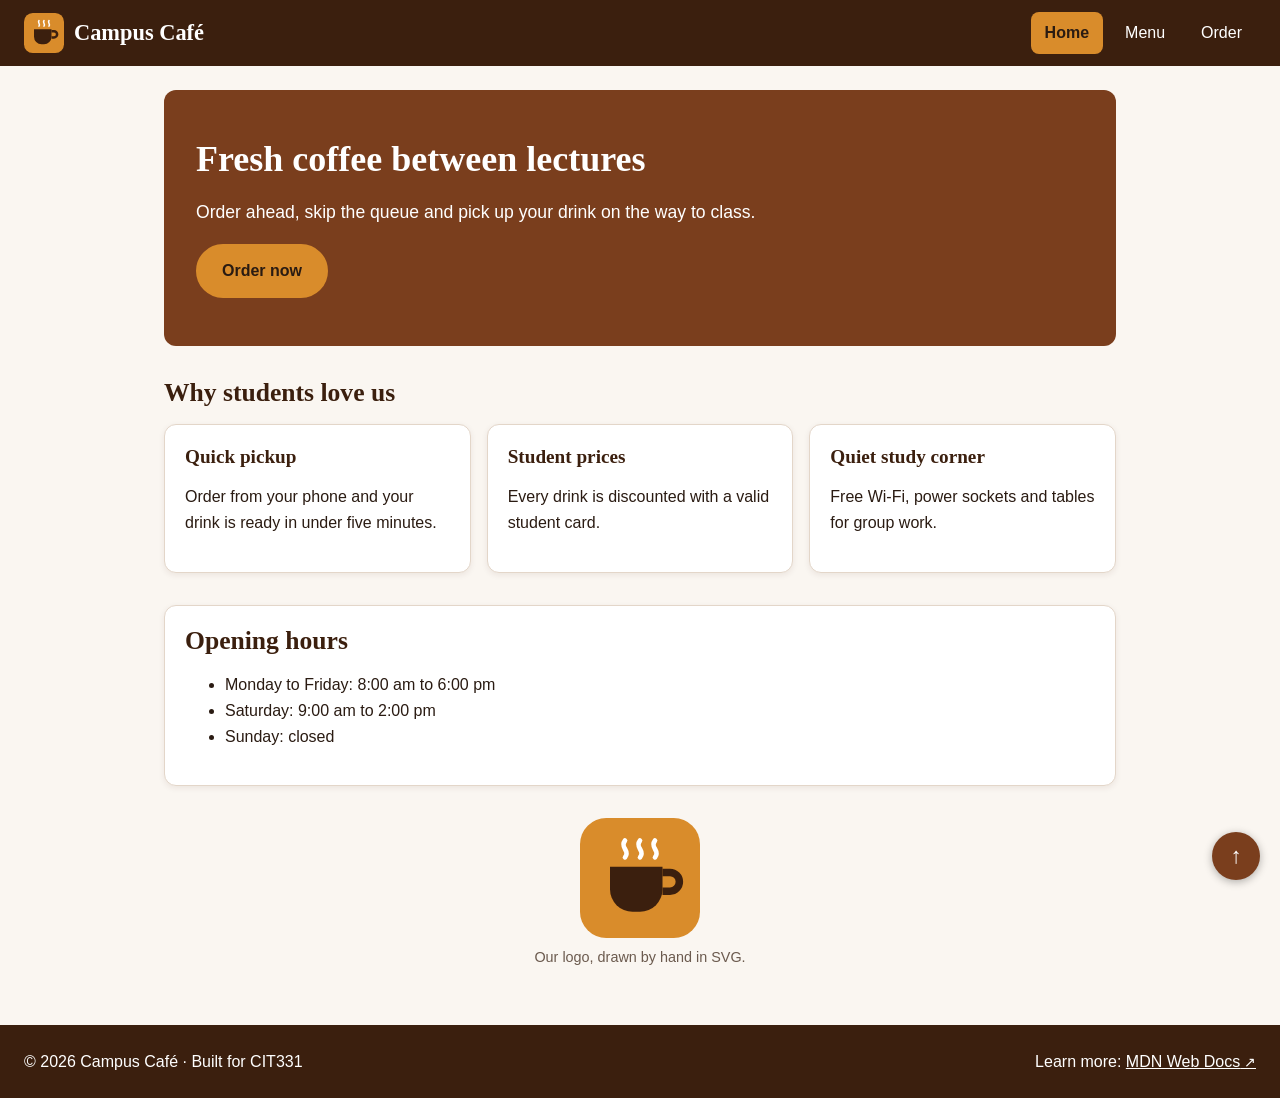
<file: index.html>
<!DOCTYPE html>
<html lang="en">
<head>
  <meta charset="UTF-8">
  <meta name="viewport" content="width=device-width, initial-scale=1.0">
  <meta name="description" content="Campus Café: fresh coffee, snacks and a quiet study space.">
  <title>Campus Café | Home</title>
  <link rel="stylesheet" href="css/styles.css">
</head>
<body id="top">
  <a class="skip-link" href="#main">Skip to main content</a>
 
  <header class="site-header">
    <a class="brand" href="index.html">
      <img src="images/logo.svg" alt="" width="40" height="40">
      <span>Campus Café</span>
    </a>
    <nav aria-label="Main">
      <ul class="nav-list">
        <li><a href="index.html" class="active" aria-current="page">Home</a></li>
        <li><a href="menu.html">Menu</a></li>
        <li><a href="order.html">Order</a></li>
      </ul>
    </nav>
  </header>
 
  <main id="main">
    <section class="hero">
      <h1>Fresh coffee between lectures</h1>
      <p>Order ahead, skip the queue and pick up your drink on the way to class.</p>
      <a class="btn" href="order.html">Order now</a>
    </section>
 
    <section class="highlights">
      <h2>Why students love us</h2>
      <div class="card-row">
        <article class="card">
          <h3>Quick pickup</h3>
          <p>Order from your phone and your drink is ready in under five minutes.</p>
        </article>
        <article class="card">
          <h3>Student prices</h3>
          <p>Every drink is discounted with a valid student card.</p>
        </article>
        <article class="card">
          <h3>Quiet study corner</h3>
          <p>Free Wi-Fi, power sockets and tables for group work.</p>
        </article>

              </div>
    </section>
 
    <aside class="card notice">
      <h2>Opening hours</h2>
      <ul>
        <li>Monday to Friday: <time datetime="08:00">8:00 am</time> to <time datetime="18:00">6:00 pm</time></li>
        <li>Saturday: <time datetime="09:00">9:00 am</time> to <time datetime="14:00">2:00 pm</time></li>
        <li>Sunday: closed</li>
      </ul>
    </aside>
 
    <figure class="logo-figure">
      <img src="images/logo.svg" alt="Campus Café logo: a coffee cup with steam" width="120" height="120">
      <figcaption>Our logo, drawn by hand in SVG.</figcaption>
    </figure>
  </main>
 
  <footer class="site-footer">
    <p>&copy; 2026 Campus Café &middot; Built for CIT331</p>
    <p>Learn more: <a href="https://developer.mozilla.org/" target="_blank" rel="noopener noreferrer">MDN Web Docs</a></p>
  </footer>
 
  <a class="back-to-top" href="#top" aria-label="Back to top">&uarr;</a>
</body>
</html>
</file>
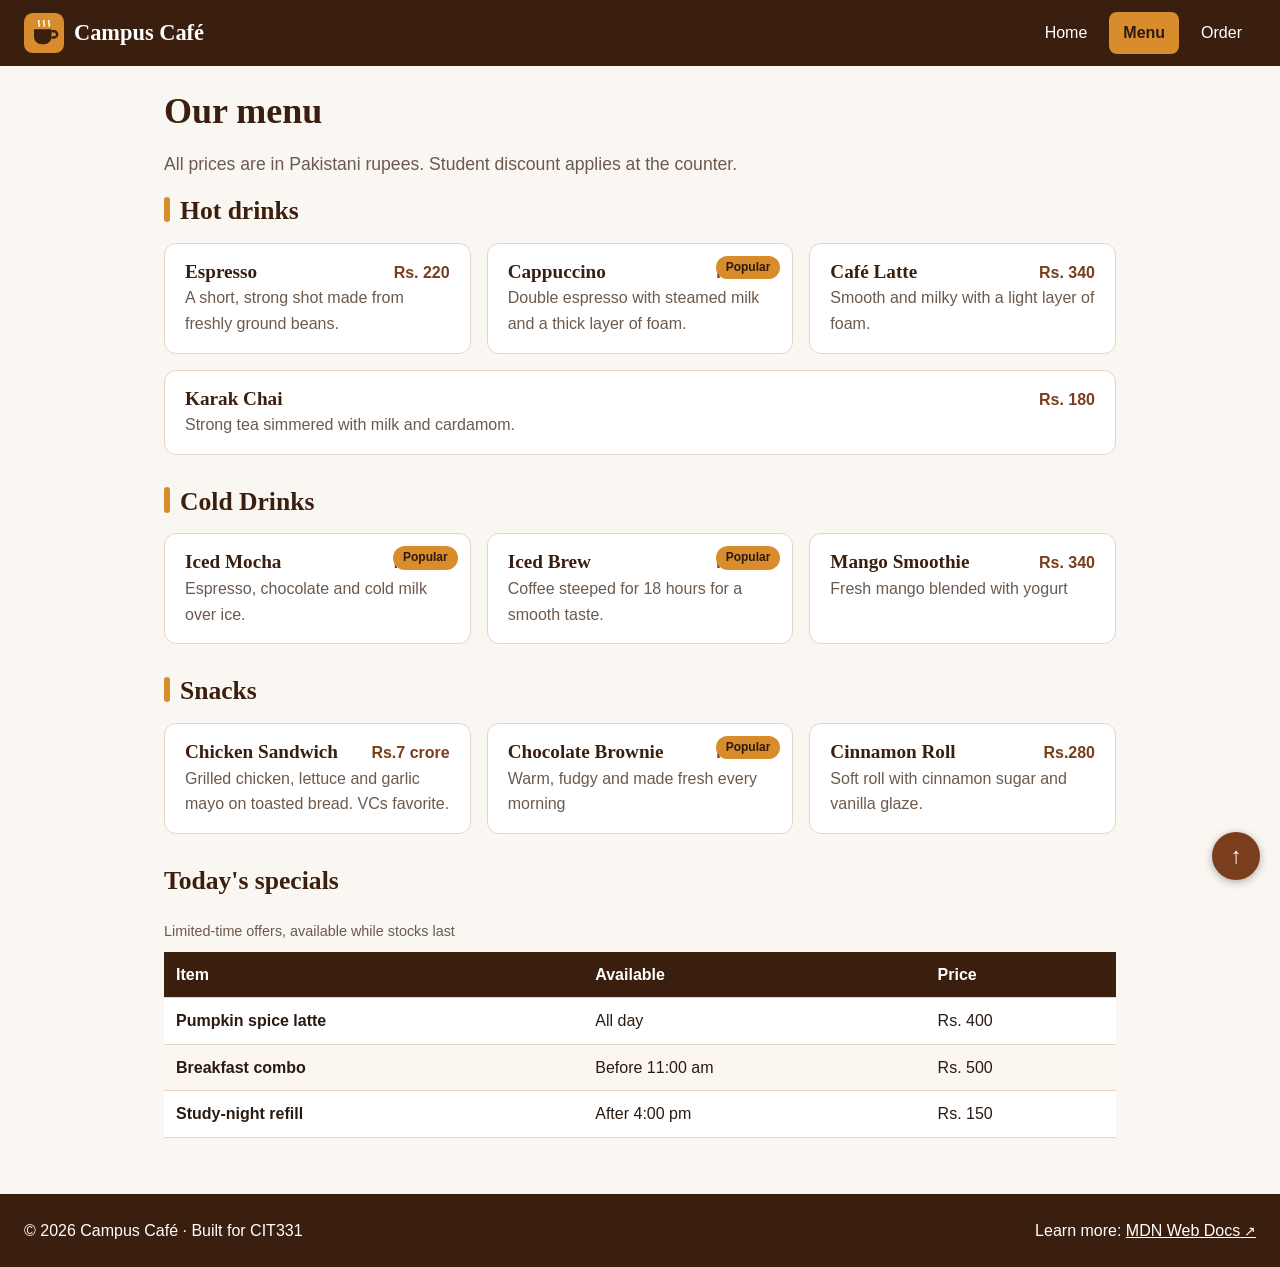
<file: menu.html>
<!DOCTYPE html>
<html lang="en">
<head>
  <meta charset="UTF-8">
  <meta name="viewport" content="width=device-width, initial-scale=1.0">
  <meta name="description" content="The Campus Café menu: hot drinks, cold drinks and snacks.">
  <title>Campus Café | Menu</title>
  <link rel="stylesheet" href="css/styles.css">
</head>
<body id="top">
  <a class="skip-link" href="#main">Skip to main content</a>
 
  <header class="site-header">
    <a class="brand" href="index.html">
      <img src="images/logo.svg" alt="" width="40" height="40">
      <span>Campus Café</span>
    </a>
    <nav aria-label="Main">
      <ul class="nav-list">
        <li><a href="index.html">Home</a></li>
        <li><a href="menu.html" class="active" aria-current="page">Menu</a></li>
        <li><a href="order.html">Order</a></li>
      </ul>
    </nav>
  </header>
 
  <main id="main">
    <h1>Our menu</h1>
    <p>All prices are in Pakistani rupees. Student discount applies at the counter.</p>
 
    <section class="menu-group">
      <h2>Hot drinks</h2>
      <div class="menu-list">
        <article class="menu-item">
          <div class="item-head">
            <h3>Espresso</h3>
            <span class="price">Rs. 220</span>
          </div>
          <p>A short, strong shot made from freshly ground beans.</p>
        </article>
        <article class="menu-item">
          <span class="badge">Popular</span>
          <div class="item-head">
            <h3>Cappuccino</h3>
            <span class="price">Rs. 320</span>
          </div>
          <p>Double espresso with steamed milk and a thick layer of foam.</p>
        </article>
        <article class="menu-item">
          <div class="item-head">
            <h3>Caf&eacute; Latte</h3>
            <span class="price">Rs. 340</span>
          </div>
          <p>Smooth and milky with a light layer of foam.</p>
        </article>
        <article class="menu-item">
          <div class="item-head">
            <h3>Karak Chai</h3>
            <span class="price">Rs. 180</span>
          </div>
          <p>Strong tea simmered with milk and cardamom.</p>
        </article>
      </div>
    </section>
 
    <!-- Step 2.4: add the Cold drinks and Snacks sections here -->
     <section class="menu-group">
      <h2>Cold Drinks</h2>
      <div class="menu-list">
        <article class="menu-item">
          <div class="item-head">
            <h3>Iced Mocha</h3>
            <span class="price">Rs. 380</span>
          <span class="badge">Popular</span>
          </div>
          <p>Espresso, chocolate and cold milk over ice.</p>
        </article>
        <article class="menu-item">
          <span class="badge">Popular</span>
          <div class="item-head">
            <h3>Iced Brew</h3>
            <span class="price">Rs. 360</span>
          </div>
          <p>Coffee steeped for 18 hours for a smooth taste.	</p>
        </article>
        <article class="menu-item">
          <div class="item-head">
            <h3>Mango Smoothie</h3>
            <span class="price">Rs. 340</span>
          </div>
          <p>Fresh mango blended with yogurt</p>
        </article>
        
      </div>
    </section>


    <section class="menu-group">
      <h2>Snacks</h2>
      <div class="menu-list">
        <article class="menu-item">
          <div class="item-head">
            <h3>Chicken Sandwich</h3>
            <span class="price">Rs.7 crore</span>
          </div>
          <p>Grilled chicken, lettuce and garlic mayo on toasted bread. VCs favorite.</p>
        </article>
        <article class="menu-item">
          <div class="item-head">
            <h3>Chocolate Brownie</h3>
            <span class="badge">Popular</span>
            <span class="price">Rs. 250</span>
          </div>
          <p>Warm, fudgy and made fresh every morning</p>
        </article>
        <article class="menu-item">
          <div class="item-head">
            <h3>Cinnamon Roll</h3>
            <span class="price">Rs.280</span>
          </div>
          <p>Soft roll with cinnamon sugar and vanilla glaze.</p>
        </article>
        
      </div>
    </section>


 
    <section class="specials">
      <h2>Today's specials</h2>
      <div class="table-wrap">
        <table>
          <caption>Limited-time offers, available while stocks last</caption>
          <thead>
            <tr>
              <th scope="col">Item</th>
              <th scope="col">Available</th>
              <th scope="col">Price</th>
            </tr>
          </thead>
          <tbody>
            <tr><th scope="row">Pumpkin spice latte</th><td>All day</td><td>Rs. 400</td></tr>
            <tr><th scope="row">Breakfast combo</th><td>Before 11:00 am</td><td>Rs. 500</td></tr>
            <tr><th scope="row">Study-night refill</th><td>After 4:00 pm</td><td>Rs. 150</td></tr>
          </tbody>
        </table>
      </div>
    </section>
  </main>
 
  <footer class="site-footer">
    <p>&copy; 2026 Campus Caf&eacute; &middot; Built for CIT331</p>
    <p>Learn more: <a href="https://developer.mozilla.org/" target="_blank" rel="noopener noreferrer">MDN Web Docs</a></p>
  </footer>
 
  <a class="back-to-top" href="#top" aria-label="Back to top">&uarr;</a>
</body>
</html>
</file>
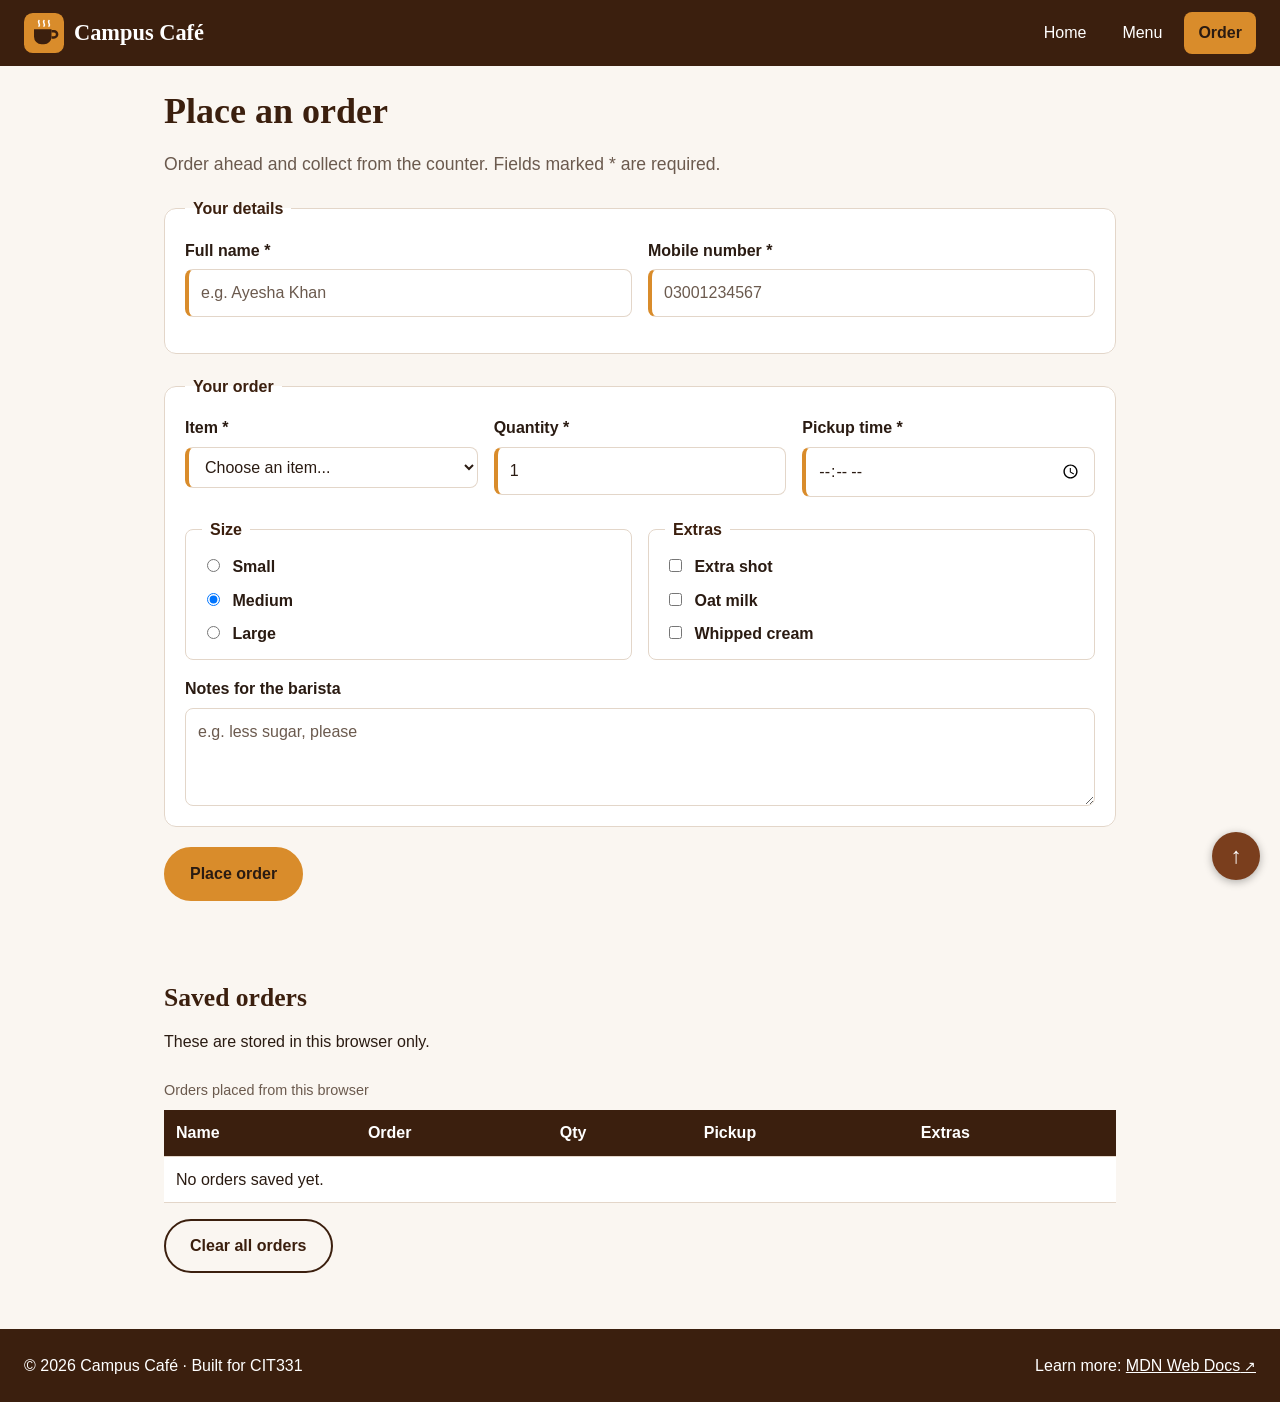
<file: order.html>
<!DOCTYPE html>
<html lang="en">
<head>
  <meta charset="UTF-8">
  <meta name="viewport" content="width=device-width, initial-scale=1.0">
  <meta name="description" content="Order ahead from Campus Café and collect at the counter.">
  <title>Campus Café | Order</title>
  <link rel="stylesheet" href="css/styles.css">
  <script src="js/order.js" defer></script>
</head>
<body id="top">
  <a class="skip-link" href="#main">Skip to main content</a>
 
  <header class="site-header">
    <a class="brand" href="index.html">
      <img src="images/logo.svg" alt="" width="40" height="40">
      <span>Campus Café</span>
    </a>
    <nav aria-label="Main">
      <ul class="nav-list">
        <li><a href="index.html">Home</a></li>
        <li><a href="menu.html">Menu</a></li>
        <li><a href="order.html" class="active" aria-current="page">Order</a></li>
      </ul>
    </nav>

</header>
 
  <main id="main">
  <h1>Place an order</h1>
  <p>Order ahead and collect from the counter. Fields marked * are required.</p>
 
  <form id="order-form" action="#" method="post">
    <fieldset>
      <legend>Your details</legend>
      <div class="form-row">
        <div class="field">
          <label for="name">Full name *</label>
          <input type="text" id="name" name="name" required minlength="3"
                 maxlength="50" placeholder="e.g. Ayesha Khan" autocomplete="name">
        </div>
        <div class="field">
          <label for="phone">Mobile number *</label>
          <input type="tel" id="phone" name="phone" required pattern="03[0-9]{9}"
                 title="11 digits starting with 03, for example 03001234567"
                 placeholder="03001234567" autocomplete="tel">
        </div>
      </div>
    </fieldset>
 
    <fieldset>
      <legend>Your order</legend>
      <div class="form-row">
        <div class="field">
          <label for="item">Item *</label>
          <select id="item" name="item" required>
            <option value="">Choose an item...</option>
            <option>Espresso</option>
            <option>Cappuccino</option>
            <option>Cafe Latte</option>
            <option>Karak Chai</option>
            <option>Iced Mocha</option>
            <option>Cold Brew</option>
            <option>Mango Smoothie</option>
            <option>Chicken Sandwich</option>
            <option>Chocolate Brownie</option>
            <option>Cinnamon Roll</option>
          </select>
        </div>
        <div class="field">
          <label for="qty">Quantity *</label>
          <input type="number" id="qty" name="qty" required min="1" max="10" value="1">
        </div>
        <div class="field">
          <label for="pickup">Pickup time *</label>
          <input type="time" id="pickup" name="pickup" required min="08:00" max="18:00">
                  </div>
      </div>
 
      <div class="form-row">
        <fieldset class="choice">
          <legend>Size</legend>
          <label><input type="radio" name="size" value="Small"> Small</label>
          <label><input type="radio" name="size" value="Medium" checked> Medium</label>
          <label><input type="radio" name="size" value="Large"> Large</label>
        </fieldset>
        <fieldset class="choice">
          <legend>Extras</legend>
          <label><input type="checkbox" name="extras" value="Extra shot"> Extra shot</label>
          <label><input type="checkbox" name="extras" value="Oat milk"> Oat milk</label>
          <label><input type="checkbox" name="extras" value="Whipped cream"> Whipped cream</label>
        </fieldset>
      </div>
 
      <div class="field">
        <label for="notes">Notes for the barista</label>
        <textarea id="notes" name="notes" rows="3" maxlength="200"
                  placeholder="e.g. less sugar, please"></textarea>
      </div>
    </fieldset>
 
    <button type="submit" class="btn">Place order</button>
    <p id="message" role="status" aria-live="polite"></p>
  </form>
 
  <section class="saved-orders">
    <h2>Saved orders</h2>
    <p>These are stored in this browser only.</p>
    <div class="table-wrap">
      <table>
        <caption>Orders placed from this browser</caption>
        <thead>
          <tr>
            <th scope="col">Name</th>
            <th scope="col">Order</th>
            <th scope="col">Qty</th>
            <th scope="col">Pickup</th>
            <th scope="col">Extras</th>
          </tr>
        </thead>
        <tbody id="orders-body"></tbody>
      </table>
    </div>
    <button type="button" id="clear-orders" class="btn btn-secondary">Clear all orders</button>
  </section>
</main>


 
  <footer class="site-footer">
    <p>&copy; 2026 Campus Café &middot; Built for CIT331</p>
    <p>Learn more: <a href="https://developer.mozilla.org/" target="_blank" rel="noopener noreferrer">MDN Web Docs</a></p>
  </footer>
 
  <a class="back-to-top" href="#top" aria-label="Back to top">&uarr;</a>
</body>
</html>
</file>
<file: css/styles.css>
/* ===== Campus Café: styles.css ===== */
 
/* ---------- 1. Reset, tokens and base typography ---------- */
*, *::before, *::after {
  box-sizing: border-box;
}
 
:root {
  --brand: #7a3e1d;
  --brand-dark: #3b1f0e;
  --accent: #d98c2b;
  --bg: #faf6f1;
  --surface: #ffffff;
  --text: #2a1b12;
  --muted: #6b5a4e;
  --border: #e3d6c9;
  --space: 16px;
  --radius: 12px;
}
 
body {
  margin: 0;
  font-family: "Segoe UI", Arial, sans-serif;
  font-size: 1rem;
  line-height: 1.6;
  color: var(--text);
  background: var(--bg);
}
/* ---------- 2. Headings, links, focus ---------- */
h1, h2, h3 {
  font-family: Georgia, "Times New Roman", serif;
  color: var(--brand-dark);
  line-height: 1.2;
}
h1 { font-size: 2.25rem; margin: 0 0 var(--space); }
h2 { font-size: 1.6rem;  margin: 0 0 var(--space); }
h3 { font-size: 1.2rem;  margin: 0 0 8px; }
 
a { color: var(--brand); }
a:hover {
  color: var(--brand-dark);
  text-decoration-thickness: 3px;
}
 
a:focus-visible,
button:focus-visible,
input:focus-visible,
select:focus-visible,
textarea:focus-visible {
  outline: 3px solid var(--brand);
  outline-offset: 3px;
}
/* ---------- 3. Page shell ---------- */
#main {
  max-width: 1000px;
  margin: 0 auto;
  padding: 24px;
}
main > section,
main > aside,
main > figure {
  margin: 0 0 32px;
}
h1 + p {
  font-size: 1.1rem;
  color: var(--muted);
}
 
/* ---------- 4. Header and navigation ---------- */
.site-header {
  background: var(--brand-dark);
  color: #fff;
  padding: 12px 24px;
}
.brand {
  color: #fff;
  text-decoration: none;
  font-family: Georgia, "Times New Roman", serif;
  font-size: 1.4rem;
  font-weight: 700;
}
.nav-list {
  list-style: none;
  margin: 12px 0 0;
  padding: 0;
}
.nav-list li { display: inline-block; }
.nav-list a {
  display: inline-block;
  color: #fff;
  text-decoration: none;
  padding: 8px 14px;
  border-radius: 8px;
}
.nav-list a:not(.active):hover {
  background: rgba(255, 255, 255, 0.18);
}
.nav-list a.active {
  background: var(--accent);
  color: var(--text);
  font-weight: 700;
}
 
/* ---------- 5. Footer ---------- */
.site-footer {
  background: var(--brand-dark);
  color: #fff;
  padding: 20px 24px;
}
.site-footer p { margin: 4px 0; }
.site-footer a { color: #fff; }
/* ---------- 6. Hero, buttons, cards ---------- */
.hero {
  background: var(--brand);
  color: #fff;
  padding: 48px 32px;
  border-radius: var(--radius);
}
.hero h1,
.hero p {
  color: #fff;
}
.hero h1 { margin-bottom: 12px; }
 
.btn {
  display: inline-block;
  background: var(--accent);
  color: var(--text);
  font: inherit;
  font-weight: 700;
  padding: 12px 24px;
  border: 2px solid var(--accent);
  border-radius: 999px;
  text-decoration: none;
  cursor: pointer;
}
.btn:hover {
  background: var(--brand-dark);
  border-color: var(--brand-dark);
  color: #fff;
}
.btn-secondary {
  background: transparent;
  color: var(--brand-dark);
  border-color: var(--brand-dark);
}
.btn-secondary:hover {
  background: var(--brand-dark);
  color: #fff;
}
 
.card {
  background: var(--surface);
  border: 1px solid var(--border);
  border-radius: var(--radius);
  padding: 20px;
  box-shadow: 0 2px 6px rgba(59, 31, 14, 0.08);
}
.logo-figure { text-align: center; }
figcaption { color: var(--muted); font-size: 0.9rem; }
/* ---------- 7. Menu, tables ---------- */
.menu-group h2::before {
  content: "";
  display: inline-block;
  width: 6px;
  height: 1em;
  margin-right: 10px;
  background: var(--accent);
  border-radius: 3px;
  vertical-align: -0.12em;
}
.menu-item {
  background: var(--surface);
  border: 1px solid var(--border);
  border-radius: var(--radius);
  padding: 16px 20px;
  margin-bottom: 16px;
}
.menu-item p { margin: 0; color: var(--muted); }
.item-head h3 { margin: 0; }
.price { font-weight: 700; color: var(--brand); }
 
table {
  width: 100%;
  border-collapse: collapse;
  background: var(--surface);
}
caption {
  text-align: left;
  padding: 8px 0;
  color: var(--muted);
  font-size: 0.9rem;
}
th, td {
  text-align: left;
  padding: 10px 12px;
  border-bottom: 1px solid var(--border);
}
thead th {
  background: var(--brand-dark);
  color: #fff;
}
tbody th { font-weight: 600; }
tbody tr:nth-child(even) { background: #fbf6f0; }
 
/* ---------- 8. Attribute selectors and pseudo-elements ---------- */
a[href^="http"]::after {
  content: " \2197";
  font-size: 0.85em;
}


/* ---------- 9. Forms ---------- */
form > fieldset {
  background: var(--surface);
  border: 1px solid var(--border);
  border-radius: var(--radius);
  padding: 16px 20px;
  margin: 0 0 20px;
}
legend {
  font-weight: 700;
  padding: 0 8px;
  color: var(--brand-dark);
}
label { font-weight: 600; }
 
input, select, textarea {
  font: inherit;
  width: 100%;
  padding: 10px 12px;
  border: 1px solid var(--border);
  border-radius: 8px;
  background: #fff;
  color: var(--text);
}
input[type="radio"],
input[type="checkbox"] {
  width: auto;
  margin-right: 8px;
}
input[required],
select[required] {

  border-left: 4px solid var(--accent);
}
input[placeholder]:not(:placeholder-shown):invalid {
  border-color: #b3261e;
}
::placeholder {
  color: var(--muted);
  opacity: 1;
}
#message {
  min-height: 1.6em;
  font-weight: 600;
  color: #0a6b50;
}




/* ---------- 10. Positioning ---------- */
 
/* sticky: stays at the top while the page scrolls */
.site-header {
  position: sticky;
  top: 0;
  z-index: 100;
}
 
/* absolute: placed inside its nearest positioned parent */
.menu-item { position: relative; }
.badge {
  position: absolute;
  top: 12px;
  right: 12px;
  background: var(--accent);
  color: var(--text);
  font-size: 0.75rem;
  font-weight: 700;
  padding: 2px 10px;
  border-radius: 999px;
}
 
/* fixed: stays in the corner of the screen */
.back-to-top {
  position: fixed;
  right: 20px;
  bottom: 20px;
  width: 48px;
  height: 48px;
  display: flex;
  align-items: center;
  justify-content: center;
  background: var(--brand);
  color: #fff;
  font-size: 1.4rem;
  text-decoration: none;
  border-radius: 50%;
  box-shadow: 0 2px 8px rgba(0, 0, 0, 0.3);
}
.back-to-top:hover { background: var(--brand-dark); color: #fff; }
 
/* skip link: parked off-screen until it gets keyboard focus */
.skip-link {
  position: absolute;
  left: -9999px;
  top: 0;
}
.skip-link:focus {
  left: 8px;
  top: 8px;
  z-index: 200;
  background: #fff;
  color: var(--brand-dark);
  padding: 8px 14px;
  border-radius: 8px;
}
/* ---------- 11. Flexbox: header, nav, footer ---------- */
.site-header {
  display: flex;
  flex-wrap: wrap;
  align-items: center;
  justify-content: space-between;
  gap: 12px;
}
.brand {
  display: flex;
  align-items: center;
  gap: 10px;
}
.nav-list {
  display: flex;
  gap: 8px;
  margin: 0;
}
 
.site-footer {
  display: flex;
  flex-wrap: wrap;
  align-items: center;
  justify-content: space-between;
  gap: 8px 24px;
}
/* ---------- 12. Flexbox: cards and menu ---------- */
.card-row {
  display: flex;
  flex-wrap: wrap;
  gap: 16px;
}
.card-row > .card {
  flex: 1 1 260px;
}
 
.menu-list {
  display: flex;
  flex-wrap: wrap;
  gap: 16px;
}
.menu-item {
  flex: 1 1 300px;
  margin-bottom: 0;
}
.item-head {
  display: flex;
  justify-content: space-between;
  align-items: baseline;
  gap: 12px;
}
 
/* keep the footer at the bottom of short pages */
body {
  min-height: 100vh;
  display: flex;
  flex-direction: column;
}
#main {
  width: 100%;
  flex: 1;
}

/* ---------- 13. Flexbox: form layout ---------- */
.form-row {
  display: flex;
  flex-wrap: wrap;
  gap: 16px;
  margin-bottom: 16px;
}
.form-row > .field,
.form-row > .choice {
  flex: 1 1 220px;
}
.field {
  display: flex;
  flex-direction: column;
  gap: 6px;
  margin-bottom: 4px;
}
 
fieldset.choice {
  display: flex;
  flex-direction: column;
  gap: 8px;
  margin: 0;
  border: 1px solid var(--border);
  border-radius: 8px;
  padding: 12px 16px;
}
 
.saved-orders { margin-top: 40px; }
.table-wrap { overflow-x: auto; margin-bottom: 16px; }




/* ---------- 14. Responsive ---------- */
img {
  max-width: 100%;
  height: auto;
}
 
@media (max-width: 768px) {
  h1 { font-size: 1.9rem; }
  #main { padding: 16px; }
  .hero { padding: 32px 20px; }
  .site-header { flex-direction: column; align-items: flex-start; }
}
 
@media (max-width: 480px) {
  .nav-list { flex-wrap: wrap; }
  .btn { display: block; width: 100%; text-align: center; }
  .site-footer { flex-direction: column; align-items: flex-start; }
}
</file>
